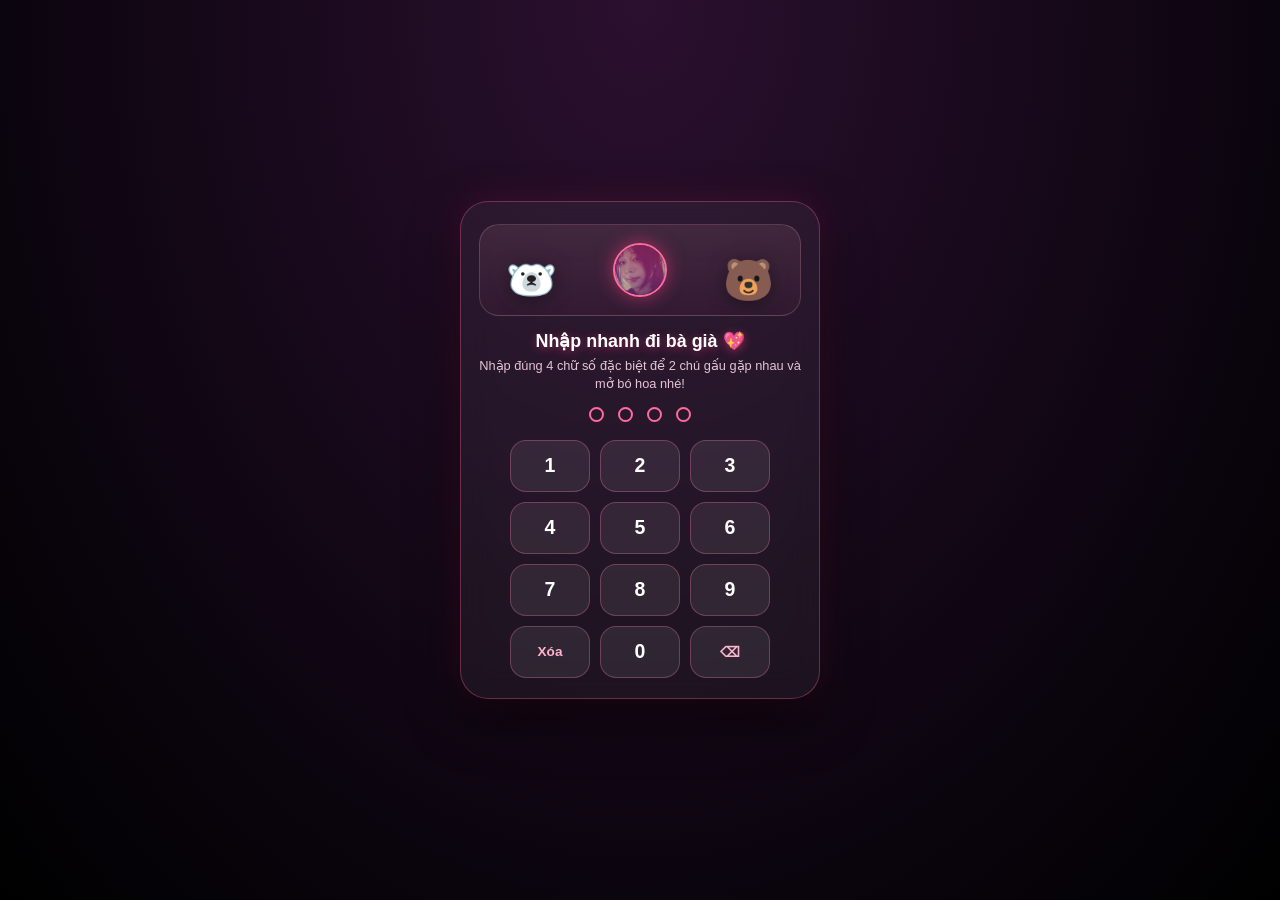
<file: index.html>
<!doctype html>
<html lang="vi">
<head>
    <meta charset="UTF-8">
    <meta name="viewport" content="width=device-width, initial-scale=1, viewport-fit=cover">
    <meta name="theme-color" content="#000000">
    <title>Món quà nhỏ 20/10 💐</title>
    <meta name="description" content="Một món quà nhỏ dành riêng cho bạn.">
    <link rel="icon" href="./assets/icons/heart.svg" type="image/svg+xml">

    <!-- 1. File cấu hình thông điệp dễ chỉnh sửa -->
    <script src="./cauhinh.js"></script>

    <!-- 2. Ứng dụng 3D Bó hoa + Vũ trụ lời chúc + Phong bì thư -->
    <script type="module" crossorigin src="./assets/main-DU34ijBW.js"></script>
    <!-- 3. Tính năng mở rộng: Khóa mật khẩu 2 chú gấu & Hộp quà Voucher cuối thư -->
    <script type="module" src="./assets/extra-features.js"></script>
    <link rel="modulepreload" crossorigin href="./assets/codeProtection-B6aeKZvA.js">
    <link rel="modulepreload" crossorigin href="./assets/three-BMdQ9Zlx.js">
    <link rel="modulepreload" crossorigin href="./assets/fiber-DkSNIWfx.js">
    <link rel="modulepreload" crossorigin href="./assets/config-Bjru9USs.js">
    <link rel="modulepreload" crossorigin href="./assets/StarField-Dan5EmMe.js">
    <link rel="modulepreload" crossorigin href="./assets/DLoveLogo-vac7tdUy.js">
    <link rel="modulepreload" crossorigin href="./assets/envelopePreview-DBe4MI5s.js">
    <link rel="modulepreload" crossorigin href="./assets/post-dptW9_9s.js">
    <link rel="modulepreload" crossorigin href="./assets/templateConst-Bf8fV3By.js">
    <link rel="modulepreload" crossorigin href="./assets/studioStorage-Bd8P3yNn.js">
    <link rel="modulepreload" crossorigin href="./assets/taiCauHinh-DjwS0AUQ.js">
    <link rel="stylesheet" crossorigin href="./assets/dloveLogo-D8kZ4Lma.css">
    <link rel="stylesheet" crossorigin href="./assets/main-CmCWXPNr.css">
</head>
<body>
    <div id="root"></div>
</body>
</html>
</file>
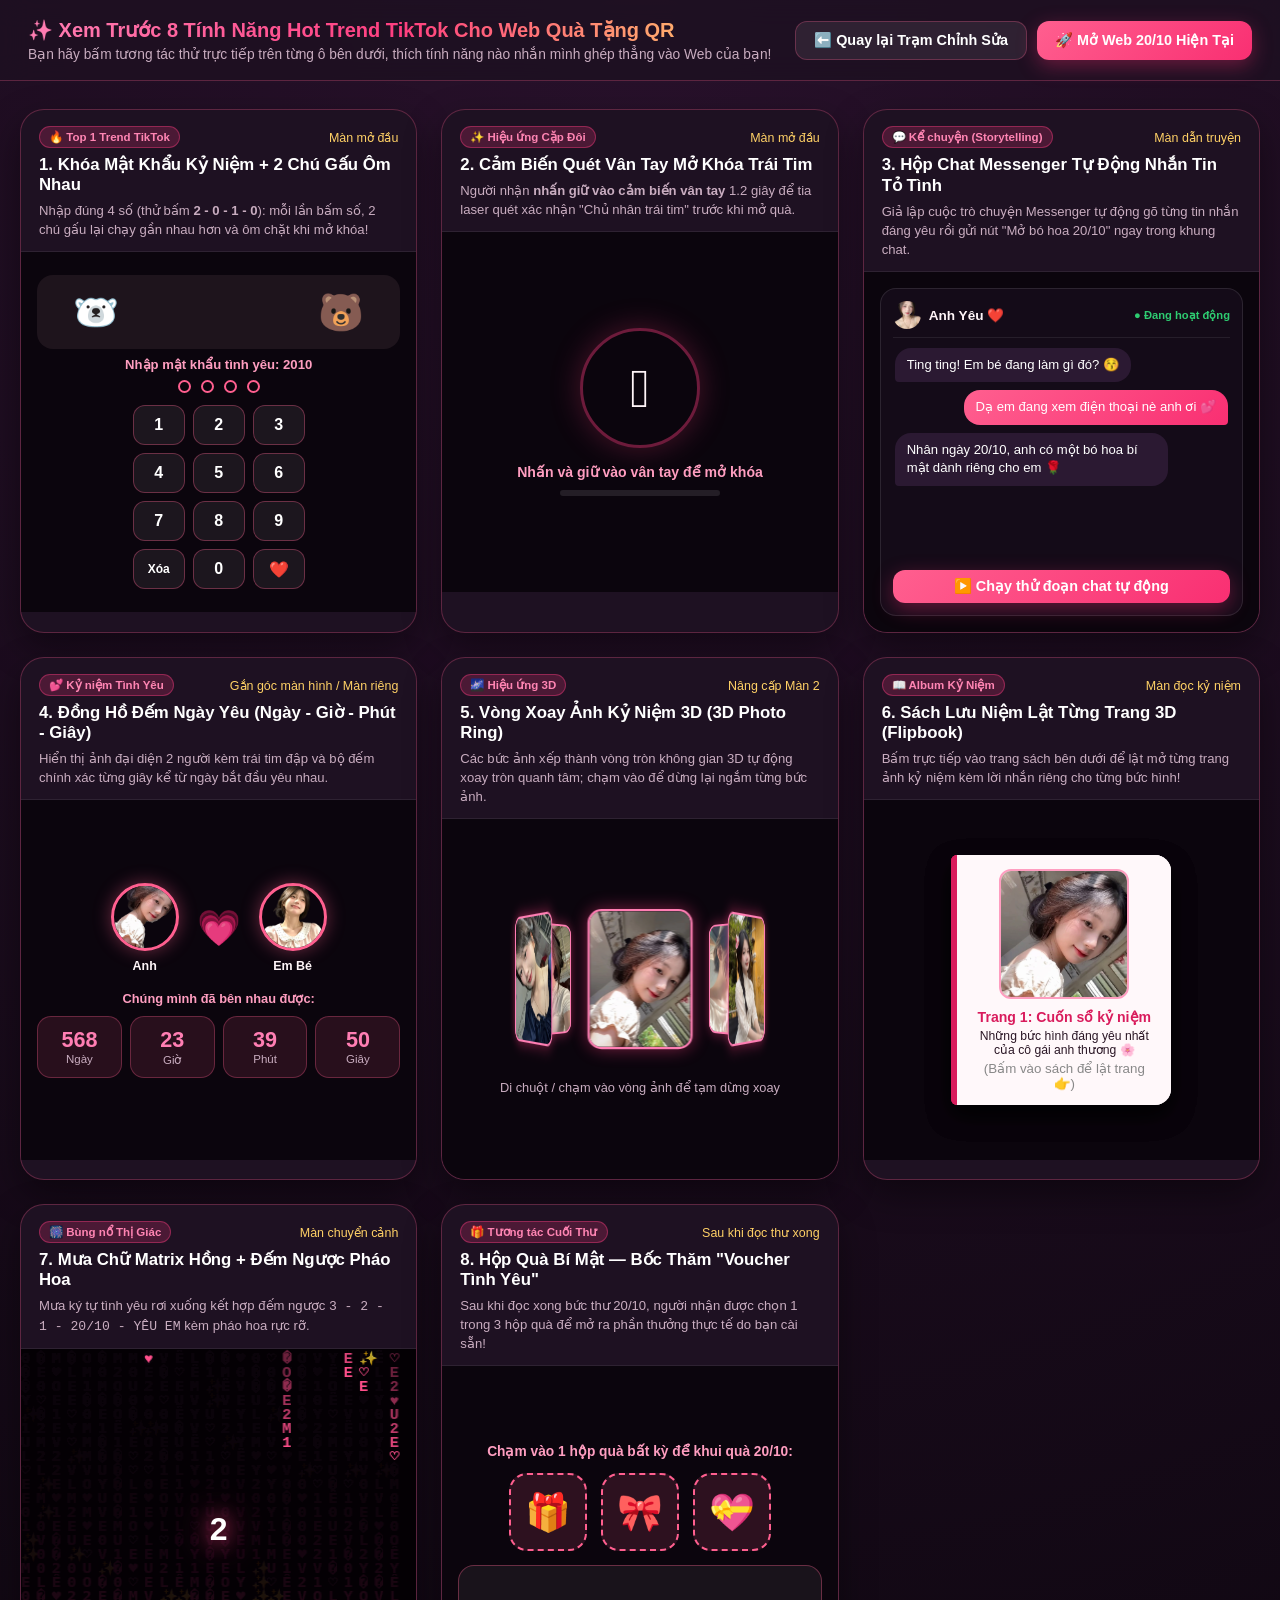
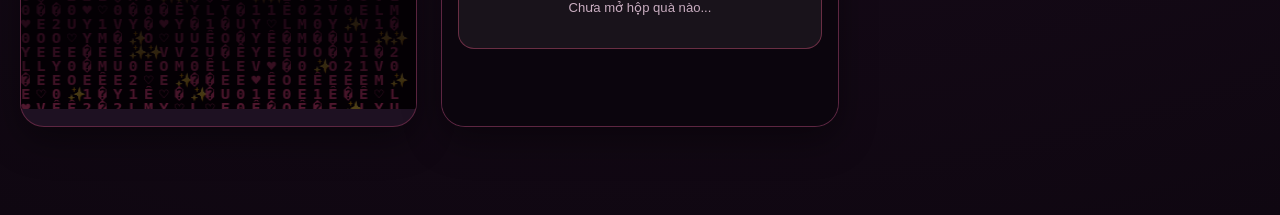
<file: xem-truoc-tinh-nang.html>
<!doctype html>
<html lang="vi">
<head>
  <meta charset="UTF-8">
  <meta name="viewport" content="width=device-width, initial-scale=1.0">
  <title>🔥 Bản Xem Trước 8 Tính Năng Hot Trend TikTok Cho Web Quà Tặng QR</title>
  <style>
    :root {
      --pink: #ff3e80;
      --pink-dark: #d91b5c;
      --bg: #120914;
      --card: #1e1122;
      --border: rgba(255, 95, 143, 0.28);
      --text: #fff5f8;
      --muted: #c9adc0;
    }
    * { box-sizing: border-box; }
    body {
      margin: 0;
      font-family: -apple-system, BlinkMacSystemFont, "Segoe UI", Roboto, sans-serif;
      background: radial-gradient(circle at top, #28112b 0%, #0f0711 100%);
      color: var(--text);
      padding-bottom: 60px;
    }
    header {
      background: rgba(30, 17, 34, 0.88);
      backdrop-filter: blur(14px);
      border-bottom: 1px solid var(--border);
      padding: 18px 28px;
      position: sticky;
      top: 0;
      z-index: 100;
      display: flex;
      align-items: center;
      justify-content: space-between;
      flex-wrap: wrap;
      gap: 12px;
    }
    header h1 {
      margin: 0;
      font-size: 1.25rem;
      background: linear-gradient(90deg, #ff7eb3, #ff3e80, #ffd166);
      -webkit-background-clip: text;
      -webkit-text-fill-color: transparent;
      font-weight: 800;
    }
    .header-sub {
      font-size: 0.86rem;
      color: var(--muted);
      margin-top: 4px;
    }
    .btn {
      border: none;
      border-radius: 12px;
      padding: 10px 18px;
      font-size: 0.9rem;
      font-weight: 700;
      cursor: pointer;
      display: inline-flex;
      align-items: center;
      gap: 6px;
      text-decoration: none;
      transition: transform 0.15s, box-shadow 0.15s;
    }
    .btn:hover { transform: translateY(-1px); }
    .btn-pink {
      background: linear-gradient(135deg, #ff5f8f, #f92f72);
      color: #fff;
      box-shadow: 0 6px 20px rgba(249, 47, 114, 0.35);
    }
    .btn-outline {
      background: rgba(255,255,255,0.08);
      color: #fff;
      border: 1px solid var(--border);
    }
    .grid {
      max-width: 1380px;
      margin: 28px auto;
      padding: 0 20px;
      display: grid;
      grid-template-columns: repeat(auto-fit, minmax(320px, 1fr));
      gap: 24px;
    }
    .feature-card {
      background: var(--card);
      border: 1.5px solid var(--border);
      border-radius: 24px;
      overflow: hidden;
      display: flex;
      flex-direction: column;
      box-shadow: 0 14px 36px rgba(0,0,0,0.4);
      transition: transform 0.2s, border-color 0.2s;
    }
    .feature-card:hover {
      border-color: #ff5f8f;
      transform: translateY(-3px);
    }
    .card-head {
      padding: 16px 18px 12px;
      border-bottom: 1px solid rgba(255,255,255,0.07);
    }
    .badge-row {
      display: flex;
      align-items: center;
      justify-content: space-between;
      margin-bottom: 6px;
    }
    .trend-badge {
      font-size: 0.72rem;
      font-weight: 800;
      padding: 3px 9px;
      border-radius: 999px;
      background: rgba(255, 62, 128, 0.2);
      color: #ff85b3;
      border: 1px solid rgba(255, 62, 128, 0.4);
    }
    .card-head h2 {
      margin: 0 0 6px 0;
      font-size: 1.05rem;
      color: #fff;
    }
    .card-head p {
      margin: 0;
      font-size: 0.82rem;
      color: var(--muted);
      line-height: 1.45;
    }
    .demo-stage {
      height: 360px;
      background: #0b050d;
      position: relative;
      overflow: hidden;
      display: flex;
      flex-direction: column;
      align-items: center;
      justify-content: center;
      padding: 16px;
      user-select: none;
    }

    /* 1. PASSCODE & BEARS */
    .bears-track {
      width: 100%;
      height: 74px;
      position: relative;
      margin-bottom: 8px;
      background: rgba(255, 192, 203, 0.08);
      border-radius: 16px;
      display: flex;
      align-items: center;
      justify-content: center;
    }
    .bear {
      position: absolute;
      font-size: 2.3rem;
      transition: all 0.35s cubic-bezier(0.34, 1.56, 0.64, 1);
    }
    .pin-dots {
      display: flex;
      gap: 10px;
      margin: 8px 0 12px;
    }
    .pin-dot {
      width: 13px;
      height: 13px;
      border-radius: 50%;
      border: 2px solid #ff5f8f;
      transition: background 0.2s, transform 0.2s;
    }
    .pin-dot.filled {
      background: #ff5f8f;
      transform: scale(1.2);
      box-shadow: 0 0 10px #ff5f8f;
    }
    .keypad {
      display: grid;
      grid-template-columns: repeat(3, 52px);
      gap: 8px;
    }
    .key-btn {
      width: 52px;
      height: 40px;
      border-radius: 12px;
      border: 1px solid rgba(255, 95, 143, 0.35);
      background: rgba(255, 255, 255, 0.07);
      color: #fff;
      font-size: 1rem;
      font-weight: 700;
      cursor: pointer;
    }
    .key-btn:active {
      background: #ff3e80;
      transform: scale(0.94);
    }

    /* 2. FINGERPRINT SCANNER */
    .fp-circle {
      width: 120px;
      height: 120px;
      border-radius: 50%;
      border: 3px solid rgba(255, 62, 128, 0.4);
      display: flex;
      align-items: center;
      justify-content: center;
      position: relative;
      cursor: pointer;
      box-shadow: 0 0 30px rgba(255, 62, 128, 0.25);
      transition: transform 0.2s;
    }
    .fp-circle:active { transform: scale(0.95); }
    .fp-scan-line {
      position: absolute;
      left: 10%;
      right: 10%;
      height: 3px;
      background: #00f5d4;
      box-shadow: 0 0 12px #00f5d4;
      top: 15%;
      opacity: 0;
    }
    .fp-scanning .fp-scan-line {
      opacity: 1;
      animation: scanUpDown 1.2s infinite ease-in-out;
    }
    @keyframes scanUpDown {
      0%, 100% { top: 18%; }
      50% { top: 82%; }
    }

    /* 3. FAKE MESSENGER */
    .chat-box {
      width: 100%;
      height: 100%;
      display: flex;
      flex-direction: column;
      background: #140b18;
      border-radius: 16px;
      padding: 12px;
      border: 1px solid rgba(255,255,255,0.1);
    }
    .chat-header {
      display: flex;
      align-items: center;
      gap: 8px;
      padding-bottom: 8px;
      border-bottom: 1px solid rgba(255,255,255,0.08);
      font-size: 0.85rem;
      font-weight: 700;
    }
    .chat-messages {
      flex: 1;
      overflow-y: auto;
      padding: 10px 2px;
      display: flex;
      flex-direction: column;
      gap: 8px;
    }
    .msg-bubble {
      max-width: 82%;
      padding: 8px 12px;
      border-radius: 16px;
      font-size: 0.82rem;
      line-height: 1.4;
      animation: popIn 0.25s ease-out;
    }
    .msg-left {
      align-self: flex-start;
      background: #2b1932;
      color: #fff;
      border-bottom-left-radius: 4px;
    }
    .msg-right {
      align-self: flex-end;
      background: linear-gradient(135deg, #ff5f8f, #f92f72);
      color: #fff;
      border-bottom-right-radius: 4px;
    }
    @keyframes popIn {
      from { transform: scale(0.8) translateY(8px); opacity: 0; }
      to { transform: scale(1) translateY(0); opacity: 1; }
    }

    /* 4. LOVE DAYS COUNTER */
    .couple-row {
      display: flex;
      align-items: center;
      gap: 18px;
      margin-bottom: 18px;
    }
    .avatar-circle {
      width: 68px;
      height: 68px;
      border-radius: 50%;
      border: 3px solid #ff5f8f;
      object-fit: cover;
      box-shadow: 0 0 18px rgba(255, 95, 143, 0.4);
    }
    .beating-heart {
      font-size: 2.2rem;
      animation: beat 0.9s infinite alternate;
    }
    @keyframes beat {
      from { transform: scale(0.92); }
      to { transform: scale(1.22); filter: drop-shadow(0 0 12px #ff3e80); }
    }
    .counter-grid {
      display: grid;
      grid-template-columns: repeat(4, 1fr);
      gap: 8px;
      width: 100%;
    }
    .counter-box {
      background: rgba(255, 95, 143, 0.12);
      border: 1px solid rgba(255, 95, 143, 0.3);
      border-radius: 14px;
      padding: 10px 4px;
      text-align: center;
    }
    .counter-num {
      font-size: 1.35rem;
      font-weight: 800;
      color: #ff7eb3;
    }
    .counter-label {
      font-size: 0.72rem;
      color: var(--muted);
    }

    /* 5. 3D PHOTO CAROUSEL RING */
    .ring-scene {
      width: 220px;
      height: 150px;
      perspective: 800px;
      display: flex;
      align-items: center;
      justify-content: center;
    }
    .ring-carousel {
      width: 90px;
      height: 120px;
      position: relative;
      transform-style: preserve-3d;
      animation: spinRing 12s infinite linear;
    }
    .ring-carousel:hover {
      animation-play-state: paused;
    }
    .ring-item {
      position: absolute;
      inset: 0;
      border-radius: 12px;
      overflow: hidden;
      border: 2px solid #ff7eb3;
      box-shadow: 0 0 15px rgba(255, 62, 128, 0.45);
    }
    .ring-item img {
      width: 100%;
      height: 100%;
      object-fit: cover;
    }
    @keyframes spinRing {
      from { transform: rotateX(-8deg) rotateY(0deg); }
      to { transform: rotateX(-8deg) rotateY(360deg); }
    }

    /* 6. 3D FLIPBOOK */
    .book-wrap {
      width: 220px;
      height: 250px;
      perspective: 900px;
      position: relative;
      cursor: pointer;
    }
    .book-page {
      position: absolute;
      inset: 0;
      background: #fff8fa;
      color: #2a1625;
      border-radius: 6px 16px 16px 6px;
      border-left: 6px solid #d91b5c;
      padding: 14px;
      box-shadow: 0 10px 25px rgba(0,0,0,0.45);
      transform-origin: left center;
      transition: transform 0.7s cubic-bezier(0.4, 0, 0.2, 1), opacity 0.4s;
      display: flex;
      flex-direction: column;
      align-items: center;
      text-align: center;
    }
    .book-page.flipped {
      transform: rotateY(-165deg);
      opacity: 0.15;
      pointer-events: none;
    }
    .book-page img {
      width: 130px;
      height: 130px;
      object-fit: cover;
      border-radius: 12px;
      margin-bottom: 10px;
      border: 2px solid #ff9ec0;
    }

    /* 8. SECRET VOUCHER GACHA */
    .voucher-boxes {
      display: flex;
      gap: 14px;
      margin-bottom: 14px;
    }
    .gacha-box {
      width: 78px;
      height: 78px;
      border-radius: 18px;
      background: rgba(255, 95, 143, 0.14);
      border: 2px dashed #ff5f8f;
      display: flex;
      align-items: center;
      justify-content: center;
      font-size: 2.3rem;
      cursor: pointer;
      transition: transform 0.2s, background 0.2s;
    }
    .gacha-box:hover {
      transform: translateY(-5px) scale(1.06);
      background: rgba(255, 95, 143, 0.28);
    }
  </style>
</head>
<body>

  <header>
    <div>
      <h1>✨ Xem Trước 8 Tính Năng Hot Trend TikTok Cho Web Quà Tặng QR</h1>
      <div class="header-sub">Bạn hãy bấm tương tác thử trực tiếp trên từng ô bên dưới, thích tính năng nào nhắn mình ghép thẳng vào Web của bạn!</div>
    </div>
    <div style="display:flex; gap:10px;">
      <a class="btn btn-outline" href="./chinh-sua.html">⬅️ Quay lại Trạm Chỉnh Sửa</a>
      <a class="btn btn-pink" href="./index.html" target="_blank">🚀 Mở Web 20/10 Hiện Tại</a>
    </div>
  </header>

  <div class="grid">

    <!-- TÍNH NĂNG 1: MẬT KHẨU 4 SỐ & 2 CHÚ GẤU -->
    <div class="feature-card">
      <div class="card-head">
        <div class="badge-row">
          <span class="trend-badge">🔥 Top 1 Trend TikTok</span>
          <span style="font-size:0.78rem;color:#ffd166;">Màn mở đầu</span>
        </div>
        <h2>1. Khóa Mật Khẩu Kỷ Niệm + 2 Chú Gấu Ôm Nhau</h2>
        <p>Nhập đúng 4 số (thử bấm <b>2 - 0 - 1 - 0</b>): mỗi lần bấm số, 2 chú gấu lại chạy gần nhau hơn và ôm chặt khi mở khóa!</p>
      </div>
      <div class="demo-stage">
        <div class="bears-track">
          <span class="bear" id="bearL" style="left: 10%;">🐻‍❄️</span>
          <span id="bearHeart" style="font-size:1.5rem;opacity:0;transition:0.3s;">💖</span>
          <span class="bear" id="bearR" style="right: 10%;">🐻</span>
        </div>
        <div id="pinStatus" style="font-size:0.82rem;color:#ff9ec0;font-weight:700;">Nhập mật khẩu tình yêu: 2010</div>
        <div class="pin-dots" id="pinDots">
          <div class="pin-dot"></div>
          <div class="pin-dot"></div>
          <div class="pin-dot"></div>
          <div class="pin-dot"></div>
        </div>
        <div class="keypad">
          <button class="key-btn" onclick="pressPin('1')">1</button>
          <button class="key-btn" onclick="pressPin('2')">2</button>
          <button class="key-btn" onclick="pressPin('3')">3</button>
          <button class="key-btn" onclick="pressPin('4')">4</button>
          <button class="key-btn" onclick="pressPin('5')">5</button>
          <button class="key-btn" onclick="pressPin('6')">6</button>
          <button class="key-btn" onclick="pressPin('7')">7</button>
          <button class="key-btn" onclick="pressPin('8')">8</button>
          <button class="key-btn" onclick="pressPin('9')">9</button>
          <button class="key-btn" onclick="resetPin()" style="font-size:0.75rem;">Xóa</button>
          <button class="key-btn" onclick="pressPin('0')">0</button>
          <button class="key-btn" onclick="pressPin('0')">❤️</button>
        </div>
      </div>
    </div>

    <!-- TÍNH NĂNG 2: QUÉT VÂN TAY MỞ KHÓA TRÁI TIM -->
    <div class="feature-card">
      <div class="card-head">
        <div class="badge-row">
          <span class="trend-badge">✨ Hiệu ứng Cặp Đôi</span>
          <span style="font-size:0.78rem;color:#ffd166;">Màn mở đầu</span>
        </div>
        <h2>2. Cảm Biến Quét Vân Tay Mở Khóa Trái Tim</h2>
        <p>Người nhận <b>nhấn giữ vào cảm biến vân tay</b> 1.2 giây để tia laser quét xác nhận "Chủ nhân trái tim" trước khi mở quà.</p>
      </div>
      <div class="demo-stage">
        <div class="fp-circle" id="fpCircle" onmousedown="startFpScan()" onmouseup="stopFpScan()" ontouchstart="startFpScan()" ontouchend="stopFpScan()">
          <div class="fp-scan-line"></div>
          <span style="font-size:3.4rem;" id="fpIcon">🫆</span>
        </div>
        <div id="fpText" style="margin-top:16px;font-size:0.88rem;font-weight:700;color:#ff9ec0;">Nhấn và giữ vào vân tay để mở khóa</div>
        <div style="width:160px;height:6px;background:rgba(255,255,255,0.1);border-radius:99px;margin-top:10px;overflow:hidden;">
          <div id="fpBar" style="width:0%;height:100%;background:linear-gradient(90deg,#ff3e80,#00f5d4);transition:width 0.1s;"></div>
        </div>
      </div>
    </div>

    <!-- TÍNH NĂNG 3: GIẢ LẬP TIN NHẮN MESSENGER -->
    <div class="feature-card">
      <div class="card-head">
        <div class="badge-row">
          <span class="trend-badge">💬 Kể chuyện (Storytelling)</span>
          <span style="font-size:0.78rem;color:#ffd166;">Màn dẫn truyện</span>
        </div>
        <h2>3. Hộp Chat Messenger Tự Động Nhắn Tin Tỏ Tình</h2>
        <p>Giả lập cuộc trò chuyện Messenger tự động gõ từng tin nhắn đáng yêu rồi gửi nút "Mở bó hoa 20/10" ngay trong khung chat.</p>
      </div>
      <div class="demo-stage">
        <div class="chat-box">
          <div class="chat-header">
            <img src="./assets/sample/bouquet-1.webp" style="width:28px;height:28px;border-radius:50%;object-fit:cover;">
            <span>Anh Yêu ❤️</span>
            <span style="margin-left:auto;font-size:0.7rem;color:#2ecc71;">● Đang hoạt động</span>
          </div>
          <div class="chat-messages" id="chatMessages"></div>
          <button class="btn btn-pink" style="width:100%;justify-content:center;padding:8px;" onclick="playChatDemo()">▶️ Chạy thử đoạn chat tự động</button>
        </div>
      </div>
    </div>

    <!-- TÍNH NĂNG 4: ĐẾM NGÀY YÊU REAL-TIME -->
    <div class="feature-card">
      <div class="card-head">
        <div class="badge-row">
          <span class="trend-badge">💕 Kỷ niệm Tình Yêu</span>
          <span style="font-size:0.78rem;color:#ffd166;">Gắn góc màn hình / Màn riêng</span>
        </div>
        <h2>4. Đồng Hồ Đếm Ngày Yêu (Ngày - Giờ - Phút - Giây)</h2>
        <p>Hiển thị ảnh đại diện 2 người kèm trái tim đập và bộ đếm chính xác từng giây kể từ ngày bắt đầu yêu nhau.</p>
      </div>
      <div class="demo-stage">
        <div class="couple-row">
          <div style="text-align:center;">
            <img class="avatar-circle" src="./assets/sample/bouquet-2.webp" alt="">
            <div style="font-size:0.78rem;font-weight:700;margin-top:4px;">Anh</div>
          </div>
          <div class="beating-heart">💗</div>
          <div style="text-align:center;">
            <img class="avatar-circle" src="./assets/sample/bouquet-4.webp" alt="">
            <div style="font-size:0.78rem;font-weight:700;margin-top:4px;">Em Bé</div>
          </div>
        </div>
        <div style="font-size:0.8rem;color:#ff9ec0;margin-bottom:10px;font-weight:600;">Chúng mình đã bên nhau được:</div>
        <div class="counter-grid">
          <div class="counter-box"><div class="counter-num" id="cdDays">520</div><div class="counter-label">Ngày</div></div>
          <div class="counter-box"><div class="counter-num" id="cdHours">14</div><div class="counter-label">Giờ</div></div>
          <div class="counter-box"><div class="counter-num" id="cdMins">28</div><div class="counter-label">Phút</div></div>
          <div class="counter-box"><div class="counter-num" id="cdSecs">00</div><div class="counter-label">Giây</div></div>
        </div>
      </div>
    </div>

    <!-- TÍNH NĂNG 5: VÒNG XOAY ẢNH 3D GALAXY -->
    <div class="feature-card">
      <div class="card-head">
        <div class="badge-row">
          <span class="trend-badge">🌌 Hiệu ứng 3D</span>
          <span style="font-size:0.78rem;color:#ffd166;">Nâng cấp Màn 2</span>
        </div>
        <h2>5. Vòng Xoay Ảnh Kỷ Niệm 3D (3D Photo Ring)</h2>
        <p>Các bức ảnh xếp thành vòng tròn không gian 3D tự động xoay tròn quanh tâm; chạm vào để dừng lại ngắm từng bức ảnh.</p>
      </div>
      <div class="demo-stage">
        <div class="ring-scene">
          <div class="ring-carousel">
            <div class="ring-item" style="transform: rotateY(0deg) translateZ(115px);"><img src="./assets/sample/flying-1.webp"></div>
            <div class="ring-item" style="transform: rotateY(60deg) translateZ(115px);"><img src="./assets/sample/flying-2.webp"></div>
            <div class="ring-item" style="transform: rotateY(120deg) translateZ(115px);"><img src="./assets/sample/flying-3.webp"></div>
            <div class="ring-item" style="transform: rotateY(180deg) translateZ(115px);"><img src="./assets/sample/flying-4.webp"></div>
            <div class="ring-item" style="transform: rotateY(240deg) translateZ(115px);"><img src="./assets/sample/flying-6.webp"></div>
            <div class="ring-item" style="transform: rotateY(300deg) translateZ(115px);"><img src="./assets/sample/flying-7.webp"></div>
          </div>
        </div>
        <div style="margin-top:26px;font-size:0.8rem;color:var(--muted);">Di chuột / chạm vào vòng ảnh để tạm dừng xoay</div>
      </div>
    </div>

    <!-- TÍNH NĂNG 6: SÁCH KỶ NIỆM LẬT TRANG 3D -->
    <div class="feature-card">
      <div class="card-head">
        <div class="badge-row">
          <span class="trend-badge">📖 Album Kỷ Niệm</span>
          <span style="font-size:0.78rem;color:#ffd166;">Màn đọc kỷ niệm</span>
        </div>
        <h2>6. Sách Lưu Niệm Lật Từng Trang 3D (Flipbook)</h2>
        <p>Bấm trực tiếp vào trang sách bên dưới để lật mở từng trang ảnh kỷ niệm kèm lời nhắn riêng cho từng bức hình!</p>
      </div>
      <div class="demo-stage">
        <div class="book-wrap" onclick="flipNextPage()">
          <div class="book-page" id="page3" style="z-index:1;">
            <img src="./assets/sample/flying-8.webp">
            <b style="font-size:0.88rem;color:#d91b5c;">Trang 3: Mãi bên nhau nhé</b>
            <p style="font-size:0.76rem;margin:4px 0 0;">Chúc em bé của anh 20/10 ngập tràn tiếng cười! 💖</p>
            <small style="margin-top:auto;color:#888;">(Bấm để đóng lại từ đầu)</small>
          </div>
          <div class="book-page" id="page2" style="z-index:2;">
            <img src="./assets/sample/flying-3.webp">
            <b style="font-size:0.88rem;color:#d91b5c;">Trang 2: Nụ cười của em</b>
            <p style="font-size:0.76rem;margin:4px 0 0;">Khoảnh khắc nào bên em cũng thật dịu dàng ✨</p>
            <small style="margin-top:auto;color:#888;">(Bấm để lật trang tiếp 👉)</small>
          </div>
          <div class="book-page" id="page1" style="z-index:3;">
            <img src="./assets/sample/flying-1.webp">
            <b style="font-size:0.88rem;color:#d91b5c;">Trang 1: Cuốn sổ kỷ niệm</b>
            <p style="font-size:0.76rem;margin:4px 0 0;">Những bức hình đáng yêu nhất của cô gái anh thương 🌸</p>
            <small style="margin-top:auto;color:#888;">(Bấm vào sách để lật trang 👉)</small>
          </div>
        </div>
      </div>
    </div>

    <!-- TÍNH NĂNG 7: MƯA CHỮ MATRIX + PHÁO HOA -->
    <div class="feature-card">
      <div class="card-head">
        <div class="badge-row">
          <span class="trend-badge">🎆 Bùng nổ Thị Giác</span>
          <span style="font-size:0.78rem;color:#ffd166;">Màn chuyển cảnh</span>
        </div>
        <h2>7. Mưa Chữ Matrix Hồng + Đếm Ngược Pháo Hoa</h2>
        <p>Mưa ký tự tình yêu rơi xuống kết hợp đếm ngược <code>3 - 2 - 1 - 20/10 - YÊU EM</code> kèm pháo hoa rực rỡ.</p>
      </div>
      <div class="demo-stage" style="padding:0;">
        <canvas id="matrixCanvas" width="360" height="360" style="width:100%;height:100%;"></canvas>
        <div id="matrixCenterText" style="position:absolute;font-size:2rem;font-weight:900;color:#fff;text-shadow:0 0 20px #ff3e80,0 0 40px #ff3e80;text-align:center;padding:0 12px;pointer-events:none;">20 / 10 ❤️</div>
      </div>
    </div>

    <!-- TÍNH NĂNG 8: BỐC THĂM HỘP QUÀ / VOUCHER TÌNH YÊU -->
    <div class="feature-card">
      <div class="card-head">
        <div class="badge-row">
          <span class="trend-badge">🎁 Tương tác Cuối Thư</span>
          <span style="font-size:0.78rem;color:#ffd166;">Sau khi đọc thư xong</span>
        </div>
        <h2>8. Hộp Quà Bí Mật — Bốc Thăm "Voucher Tình Yêu"</h2>
        <p>Sau khi đọc xong bức thư 20/10, người nhận được chọn 1 trong 3 hộp quà để mở ra phần thưởng thực tế do bạn cài sẵn!</p>
      </div>
      <div class="demo-stage">
        <div style="font-size:0.86rem;font-weight:700;color:#ff9ec0;margin-bottom:14px;">Chạm vào 1 hộp quà bất kỳ để khui quà 20/10:</div>
        <div class="voucher-boxes">
          <div class="gacha-box" onclick="openVoucher(0)">🎁</div>
          <div class="gacha-box" onclick="openVoucher(1)">🎀</div>
          <div class="gacha-box" onclick="openVoucher(2)">💝</div>
        </div>
        <div id="voucherResult" style="min-height:84px;width:100%;background:rgba(255,255,255,0.06);border:1px solid rgba(255,95,143,0.35);border-radius:16px;padding:12px;text-align:center;display:flex;flex-direction:column;align-items:center;justify-content:center;">
          <span style="font-size:0.82rem;color:var(--muted);">Chưa mở hộp quà nào...</span>
        </div>
      </div>
    </div>

  </div>

  <script>
    // 1. PASSCODE & BEARS LOGIC
    let currentPin = "";
    const targetPin = "2010";
    function updatePinUI() {
      const dots = document.querySelectorAll("#pinDots .pin-dot");
      dots.forEach((d, idx) => d.classList.toggle("filled", idx < currentPin.length));
      const progress = Math.min(4, currentPin.length);
      const pos = 10 + progress * 8.5;
      document.getElementById("bearL").style.left = pos + "%";
      document.getElementById("bearR").style.right = pos + "%";
      document.getElementById("bearHeart").style.opacity = progress === 4 ? "1" : "0";
    }
    function pressPin(digit) {
      if (currentPin.length >= 4) currentPin = "";
      currentPin += digit;
      updatePinUI();
      if (currentPin.length === 4) {
        const st = document.getElementById("pinStatus");
        if (currentPin === targetPin) {
          st.textContent = "🎉 Mở khóa thành công! 2 chú gấu đã ôm nhau 💖";
          st.style.color = "#2ecc71";
        } else {
          st.textContent = "Thử nhập 2010 nhé! (Bạn vừa bấm " + currentPin + ")";
          st.style.color = "#ffd166";
        }
      }
    }
    function resetPin() {
      currentPin = "";
      document.getElementById("pinStatus").textContent = "Nhập mật khẩu tình yêu: 2010";
      document.getElementById("pinStatus").style.color = "#ff9ec0";
      updatePinUI();
    }

    // 2. FINGERPRINT LOGIC
    let fpInterval = null;
    let fpProgress = 0;
    function startFpScan() {
      clearInterval(fpInterval);
      document.getElementById("fpCircle").classList.add("fp-scanning");
      document.getElementById("fpText").textContent = "Đang quét nhịp tim & vân tay...";
      fpInterval = setInterval(() => {
        fpProgress = Math.min(100, fpProgress + 8);
        document.getElementById("fpBar").style.width = fpProgress + "%";
        if (fpProgress >= 100) {
          clearInterval(fpInterval);
          document.getElementById("fpCircle").classList.remove("fp-scanning");
          document.getElementById("fpIcon").textContent = "💖";
          document.getElementById("fpText").textContent = "✓ Xác nhận thành công: Em Bé Của Anh!";
          document.getElementById("fpText").style.color = "#00f5d4";
        }
      }, 80);
    }
    function stopFpScan() {
      clearInterval(fpInterval);
      document.getElementById("fpCircle").classList.remove("fp-scanning");
      if (fpProgress < 100) {
        fpProgress = 0;
        document.getElementById("fpBar").style.width = "0%";
        document.getElementById("fpText").textContent = "Nhấn giữ lâu hơn một chút nhé!";
      } else {
        setTimeout(() => {
          fpProgress = 0;
          document.getElementById("fpBar").style.width = "0%";
          document.getElementById("fpIcon").textContent = "🫆";
          document.getElementById("fpText").textContent = "Nhấn và giữ vào vân tay để mở khóa";
          document.getElementById("fpText").style.color = "#ff9ec0";
        }, 2000);
      }
    }

    // 3. CHAT MESSENGER DEMO
    const sampleChats = [
      { side: "left", text: "Ting ting! Em bé đang làm gì đó? 😚" },
      { side: "right", text: "Dạ em đang xem điện thoại nè anh ơi 💕" },
      { side: "left", text: "Nhân ngày 20/10, anh có một bó hoa bí mật dành riêng cho em 🌹" },
      { side: "left", text: "Chạm vào bó hoa để mở quà nha công chúa! ✨" }
    ];
    let chatTimer = null;
    function playChatDemo() {
      clearInterval(chatTimer);
      const box = document.getElementById("chatMessages");
      box.innerHTML = "";
      let idx = 0;
      function step() {
        if (idx >= sampleChats.length) return;
        const m = sampleChats[idx++];
        const div = document.createElement("div");
        div.className = "msg-bubble " + (m.side === "left" ? "msg-left" : "msg-right");
        div.textContent = m.text;
        box.appendChild(div);
        box.scrollTop = box.scrollHeight;
      }
      step();
      chatTimer = setInterval(() => {
        if (idx >= sampleChats.length) clearInterval(chatTimer);
        else step();
      }, 900);
    }
    playChatDemo();

    // 4. LOVE COUNTER REALTIME
    const startLoveDate = new Date("2025-05-15T00:00:00");
    function updateLoveCounter() {
      const diff = Math.max(0, Date.now() - startLoveDate.getTime());
      const totalSec = Math.floor(diff / 1000);
      const d = Math.floor(totalSec / 86400);
      const h = Math.floor((totalSec % 86400) / 3600);
      const m = Math.floor((totalSec % 3600) / 60);
      const s = totalSec % 60;
      document.getElementById("cdDays").textContent = d;
      document.getElementById("cdHours").textContent = String(h).padStart(2, "0");
      document.getElementById("cdMins").textContent = String(m).padStart(2, "0");
      document.getElementById("cdSecs").textContent = String(s).padStart(2, "0");
    }
    setInterval(updateLoveCounter, 1000);
    updateLoveCounter();

    // 6. 3D FLIPBOOK
    let currentBookPage = 1;
    function flipNextPage() {
      if (currentBookPage === 1) {
        document.getElementById("page1").classList.add("flipped");
        currentBookPage = 2;
      } else if (currentBookPage === 2) {
        document.getElementById("page2").classList.add("flipped");
        currentBookPage = 3;
      } else {
        document.getElementById("page1").classList.remove("flipped");
        document.getElementById("page2").classList.remove("flipped");
        currentBookPage = 1;
      }
    }

    // 7. MATRIX LOVE RAIN
    (function initMatrix() {
      const cv = document.getElementById("matrixCanvas");
      const ctx = cv.getContext("2d");
      const chars = "LOVE2010♥♡YÊUEM✨🌸";
      const fontSize = 14;
      const cols = Math.floor(cv.width / fontSize);
      const drops = Array(cols).fill(1);
      const words = ["3", "2", "1", "HAPPY 20/10", "YÊU EM ❤️", "MÃI BÊN NHAU"];
      let wIdx = 0;
      setInterval(() => {
        wIdx = (wIdx + 1) % words.length;
        document.getElementById("matrixCenterText").textContent = words[wIdx];
      }, 1600);

      setInterval(() => {
        ctx.fillStyle = "rgba(11, 5, 13, 0.14)";
        ctx.fillRect(0, 0, cv.width, cv.height);
        ctx.fillStyle = "#ff4f8b";
        ctx.font = "bold " + fontSize + "px monospace";
        for (let i = 0; i < drops.length; i++) {
          const ch = chars[Math.floor(Math.random() * chars.length)];
          ctx.fillText(ch, i * fontSize, drops[i] * fontSize);
          if (drops[i] * fontSize > cv.height && Math.random() > 0.96) {
            drops[i] = 0;
          }
          drops[i]++;
        }
      }, 50);
    })();

    // 8. SECRET VOUCHER GACHA
    const vouchers = [
      { title: "🎟️ Voucher Ăn Tối Lãng Mạn", desc: "1 buổi đi ăn đồ nướng / lẩu bất kỳ do em chọn, anh bao trọn gói 100%!" },
      { title: "🧋 Thẻ Quyền Lực Trà Sữa & Đồ Ngọt", desc: "Miễn phí trà sữa full topping + bánh ngọt suốt cả tuần lễ 20/10!" },
      { title: "👗 Phiếu Mua Sắm Công Chúa", desc: "Chốt đơn ngay 1 món đồ trong giỏ hàng Shopee/TikTok Shop của em!" }
    ];
    function openVoucher(idx) {
      const v = vouchers[idx];
      const box = document.getElementById("voucherResult");
      box.innerHTML = `
        <div style="font-size:0.95rem;font-weight:800;color:#ffd166;margin-bottom:4px;">🎉 Chúc mừng em nhận được: ${v.title}</div>
        <div style="font-size:0.8rem;color:#fff;line-height:1.4;">${v.desc}</div>
      `;
    }
  </script>
</body>
</html>
</file>
<file: assets/dloveLogo-D8kZ4Lma.css>
.dlove-logo{position:relative;display:block;flex:none;width:calc(var(--dlove-logo-height) * .9444);height:var(--dlove-logo-height);overflow:hidden;border-radius:4px}.dlove-logo>img{position:absolute;display:block;width:calc(var(--dlove-logo-height) * 1.8333);height:calc(var(--dlove-logo-height) * 1.8333);max-width:none;left:50%;top:50%;transform:translate(-50%,-50%)}
</file>
<file: assets/main-CmCWXPNr.css>
.intro.bouquet-screen{position:fixed;top:0;right:0;bottom:0;left:0;z-index:1000;isolation:isolate;overflow:hidden;--hold-progress: 0;user-select:none;-webkit-user-select:none;-webkit-touch-callout:none;touch-action:none}.bouquet-screen .bouquet-intro{box-sizing:border-box;position:relative;width:100%;height:100%;display:flex;flex-direction:column;align-items:center;justify-content:center;padding:max(20px,env(safe-area-inset-top)) 16px max(20px,env(safe-area-inset-bottom));text-align:center;transition:opacity var(--intro-fade-duration) ease var(--intro-fade-delay)}.bouquet-screen .bouquet-stage{position:relative;isolation:isolate;flex:0 0 auto;width:min(91vw,calc((100svh - 100px)/1.28),450px);aspect-ratio:1000/1280;margin:0}.bouquet-screen[data-phase=ready] .bouquet-stage{cursor:pointer;touch-action:none}.bouquet-screen .bouquet-glow{position:absolute;z-index:-1;pointer-events:none;top:-9%;right:-35%;bottom:-7%;left:-35%;background:radial-gradient(ellipse at 50% 42%,#ea96ad28,#a9427820 28%,#6632590c 49%,transparent 69%);opacity:calc(.8 + var(--hold-progress) * .5);transform:scale(calc(1 + var(--hold-progress) * .04))}.bouquet-screen .bouquet-part{position:absolute;left:var(--x);top:var(--y);width:var(--w);height:var(--h);z-index:var(--z);transform:rotate(var(--rotation, 0deg)) scaleX(var(--flip, 1));transform-origin:50% 78%;opacity:0}.bouquet-screen .bouquet-art{object-fit:contain;pointer-events:none}.bouquet-screen .bouquet-photo{pointer-events:none}.bouquet-screen .bouquet-photo img{display:block;width:100%;height:100%;object-fit:contain;object-position:center top}.bouquet-screen .bouquet-photo.is-card img{box-sizing:border-box;height:75%;object-fit:cover;border:5px solid #fff0dd;border-bottom-width:17px;border-radius:3px;background:#f3d3d0}.bouquet-screen .bouquet-bow{--x: 26.5%;--y: 63.28%;--w: 47%;--h: 23%;--z: 50;padding:0;border:0;outline-offset:5px;border-radius:35%;background:transparent;transform-origin:50% 29%;cursor:pointer;touch-action:none;-webkit-tap-highlight-color:transparent}.bouquet-screen .bouquet-bow:disabled{cursor:default}.bouquet-screen .bouquet-bow:focus-visible{outline:1px solid #ffe8c8}.bouquet-screen .bouquet-bow img{width:100%;height:100%;object-fit:contain;pointer-events:none;filter:drop-shadow(0 0 6px #f8b3c233)}.bouquet-screen .bouquet-bow:not(:disabled):hover img{filter:drop-shadow(0 0 9px #ffcabe77)}.bouquet-screen .bouquet-hold-ring{position:absolute;width:32%;height:auto;aspect-ratio:1;left:34%;top:7%;overflow:visible;pointer-events:none;opacity:0;transition:opacity .2s ease;transform:rotate(-90deg)}.bouquet-screen .bouquet-hold-ring circle{fill:none;stroke-width:1.4}.bouquet-screen .bouquet-ring-track{stroke:#fff5df;opacity:.18}.bouquet-screen .bouquet-ring-progress{stroke:#fff0cb;stroke-width:2.5;stroke-linecap:round;stroke-dasharray:1;stroke-dashoffset:calc(1 - var(--hold-progress));filter:drop-shadow(0 0 3px #ffc7a0)}.bouquet-screen.is-holding .bouquet-hold-ring,.bouquet-screen[data-phase=opening] .bouquet-hold-ring{opacity:1}.bouquet-screen .bouquet-bow-fallback{display:none;font-size:12px;color:#ffebdd;background:#743e59;border:1px solid #d69ba7;padding:12px;border-radius:24px}.bouquet-screen .is-missing-art .bouquet-bow-fallback{display:block}.bouquet-screen img[data-failed=true]{visibility:hidden}.bouquet-screen:not([data-phase=loading]) .bouquet-art,.bouquet-screen:not([data-phase=loading]) .bouquet-bow{opacity:1}.bouquet-screen:not([data-phase=ready]):not([data-phase=opening]) .bouquet-art[data-kind=infill]{opacity:0}.bouquet-screen[data-phase=ready] .bouquet-photo,.bouquet-screen[data-phase=opening] .bouquet-photo{opacity:1}.bouquet-screen[data-phase=ready] .bouquet-bloom:not([data-keep=true]),.bouquet-screen[data-phase=opening] .bouquet-bloom:not([data-keep=true]){opacity:0}.bouquet-screen .bouquet-reveal{position:absolute;top:0;right:0;bottom:0;left:0;z-index:60;width:100%;height:100%;padding:0;border:0;border-radius:35%;background:transparent;cursor:pointer;touch-action:manipulation;-webkit-tap-highlight-color:transparent}.bouquet-screen .bouquet-reveal:disabled{cursor:default}.bouquet-screen .bouquet-reveal:focus-visible{outline:1px solid #ffe8c8;outline-offset:-12px}.bouquet-screen .bouquet-reveal[hidden]{display:none}.bouquet-screen .bouquet-footer{position:relative;z-index:2;flex:0 0 auto;margin-top:12px}.bouquet-screen .bouquet-hint{min-height:1.6em;margin:0;font-size:12px;line-height:1.6;letter-spacing:.01em;color:#ebbac9}.bouquet-screen .bouquet-status{position:absolute;width:1px;height:1px;padding:0;margin:-1px;overflow:hidden;clip-path:inset(50%);white-space:nowrap}.bouquet-screen[data-phase=opening]{pointer-events:none}.bouquet-screen[data-phase=opening] .bouquet-intro{opacity:0}@media (max-width: 600px){.bouquet-screen .bouquet-stage{width:min(95vw,calc((100svh - 100px)/1.28),420px);margin-top:0}.bouquet-screen .bouquet-hint{font-size:11px}}@media (max-height: 620px){.bouquet-screen .bouquet-intro{padding-top:12px;padding-bottom:12px}.bouquet-screen .bouquet-stage{width:min(86vw,calc((100svh - 80px)/1.28));margin-top:0}}@media (prefers-reduced-motion: reduce){.bouquet-screen *,.bouquet-screen *:before,.bouquet-screen *:after{animation:none!important;transition:none!important}}.envelope-cover{display:block;position:relative;width:100%;aspect-ratio:1349 / 859;background:url(./letter-20-10/pink-texture.webp) 0 0 / 204px 154px;pointer-events:none}.envelope-cover>img{position:absolute;top:0;right:0;bottom:0;left:0;width:100%;height:100%;display:block;user-select:none;-webkit-user-select:none}.envelope-cover>.envelope-cover-seal{inset:51.1% auto auto 40%;width:19.72%;height:auto;filter:drop-shadow(0 3px 3px #7e433a25)}.envelope-flap,.envelope-flap>img,.envelope-inscription{position:absolute;top:0;right:0;bottom:0;left:0;display:block;width:100%;height:100%;pointer-events:none;user-select:none;-webkit-user-select:none}.envelope-inscription{fill:#814f3d;text-anchor:middle;font-family:Georgia,Times New Roman,serif}.envelope-top-line{letter-spacing:.1em}.envelope-headline{font-family:LetterAllura,cursive;fill:#a85c47}.envelope-bottom-line{letter-spacing:.0625em}.envelope-divider{fill:#b46850}.envelope-divider path{fill:none;stroke:#ad725f;stroke-width:1.5}@font-face{font-family:LetterDancing;src:url(./letter-20-10/DancingScript.ttf) format("truetype");font-weight:400;font-style:normal;font-display:swap}@font-face{font-family:LetterAllura;src:url(./letter-20-10/Allura.ttf) format("truetype");font-weight:400;font-style:normal;font-display:swap}.fl-modal{--ink: #795246;--rose: #ac6355;--muted: #a28474;--ease: cubic-bezier(.22,.75,.16,1);--paper-texture: url(./letter-20-10/paper-texture.webp);--pink-texture: url(./letter-20-10/pink-texture.webp);--writing-script: "LetterAllura", "Snell Roundhand", cursive;--writing-body: "LetterDancing", "Segoe Script", cursive;position:fixed;top:0;right:0;bottom:0;left:0;width:100%;height:100dvh;max-width:none;max-height:none;margin:0;padding:0 20px max(28px,env(safe-area-inset-bottom));border:0;background:transparent;color:var(--ink);overflow:hidden;overscroll-behavior:contain;font-family:Georgia,serif}.fl-modal[open]{display:flex;flex-direction:column}.fl-modal::backdrop{background:#120a16d9;-webkit-backdrop-filter:blur(7px);backdrop-filter:blur(7px);animation:fl-backdrop-in .72s ease both}.fl-modal,.fl-modal *{box-sizing:border-box}.fl-modal [hidden]{display:none!important}.fl-modal img{display:block;max-width:100%}.fl-modal button{color:inherit;font:inherit;cursor:pointer;touch-action:manipulation;-webkit-tap-highlight-color:transparent}.fl-modal button:disabled{cursor:default;opacity:.6}.fl-modal button:focus-visible{outline:2px solid #cb9584;outline-offset:5px}.fl-modal .fl-toolbar{position:sticky;top:0;z-index:100;width:min(820px,100%);margin:0 auto;display:flex;flex-shrink:0;justify-content:flex-end;align-items:center;pointer-events:none;padding:max(12px,env(safe-area-inset-top)) 0 12px;color:#f2d4cf}.fl-modal .fl-toolbar .fl-close{width:40px;height:40px;padding:0;font:27px/1 Arial,sans-serif;border:1px solid #f6cece44;border-radius:50%;background:#251627c9;pointer-events:auto}.fl-modal .fl-main{position:relative;flex:1;min-height:0;width:min(740px,100%);margin:0 auto;overflow:hidden}.fl-modal .fl-artwork{position:absolute;top:50%;left:50%;width:100%;visibility:hidden;transform:translate(-50%,-50%) scale(var(--letter-scale, 1));transform-origin:center}.fl-modal .fl-main.is-fitted .fl-artwork{visibility:visible}.fl-modal.fl-arriving .fl-main,.fl-modal.fl-leaving .fl-main{overflow:visible}.fl-modal .gift-controls{transition:opacity .2s ease}.fl-modal.fl-arriving .gift-controls{opacity:0}.fl-modal .fl-toolbar{animation:fl-appear .25s .12s ease both}.fl-modal.fl-leaving{pointer-events:none}.fl-modal.fl-leaving .fl-toolbar{animation:fl-disappear .15s ease both}.fl-modal.fl-leaving .gift-controls{opacity:0}.fl-modal.fl-leaving::backdrop{animation:fl-backdrop-out var(--letter-departure-ms) ease both}@keyframes fl-appear{0%{opacity:0}to{opacity:1}}@keyframes fl-disappear{0%{opacity:1}to{opacity:0}}@keyframes fl-backdrop-in{0%{background:#120a1600;-webkit-backdrop-filter:blur(0);backdrop-filter:blur(0)}to{background:#120a16d9;-webkit-backdrop-filter:blur(7px);backdrop-filter:blur(7px)}}@keyframes fl-backdrop-out{0%{background:var(--exit-backdrop-color, #120a16d9);-webkit-backdrop-filter:var(--exit-backdrop-blur, blur(7px));backdrop-filter:var(--exit-backdrop-blur, blur(7px))}to{background:#120a1600;-webkit-backdrop-filter:blur(0);backdrop-filter:blur(0)}}.fl-modal .gift-scene{position:relative;width:100%;height:var(--closed-height,630px);transition:height .95s var(--ease)}.fl-modal .gift-scene[data-state=opening],.fl-modal .gift-scene[data-state=open],.fl-modal .gift-scene[data-state=closing]{height:var(--open-height,980px)}.fl-modal .envelope{position:absolute;left:0;bottom:28px;width:100%;aspect-ratio:1349 / 859;perspective:1900px;isolation:isolate}.fl-modal .envelope-back{position:absolute;top:0;right:0;bottom:0;left:0;z-index:1;background:var(--pink-texture) 0 0 / 204px 154px;border:1px solid #dab7b1;box-shadow:0 20px 28px -18px #66453866,0 5px 10px #63453415}.fl-modal .envelope-sides{position:absolute;top:0;right:0;bottom:0;left:0;width:100%;height:100%;z-index:10;pointer-events:none}.fl-modal .envelope-front{position:absolute;top:0;right:0;bottom:0;left:0;width:100%;height:100%;z-index:30;pointer-events:none}.fl-modal .flap-hinge{position:absolute;top:0;right:0;bottom:0;left:0;z-index:50;transform-style:preserve-3d;pointer-events:none}.fl-modal .flap-rotate{position:absolute;top:0;right:0;bottom:0;left:0;transform-origin:top center;transform-style:preserve-3d;transition:transform .85s var(--ease)}.fl-modal .flap-outside{position:absolute;top:0;right:0;bottom:0;left:0;width:100%;height:100%;backface-visibility:hidden;-webkit-backface-visibility:hidden}.fl-modal .flap-inside{position:absolute;top:0;right:0;bottom:0;left:0;background:var(--pink-texture) 0 0 / 204px 154px;transform:rotateY(180deg);backface-visibility:hidden;-webkit-backface-visibility:hidden;clip-path:polygon(0 0,100% 0,97% 11%,54% 70%,50% 73%,46% 70%,3% 11%);filter:brightness(.95)}.fl-modal .wax-seal{position:absolute;left:40%;top:51.1%;width:19.72%;z-index:56;filter:drop-shadow(0 3px 3px #7e433a25);pointer-events:none;transition:transform .35s ease,opacity .3s ease}.fl-modal .closed-cover{position:absolute;top:0;right:0;bottom:0;left:0;width:100%;height:100%;z-index:57;pointer-events:none;transition:opacity .18s ease}.fl-modal .envelope-hit{position:absolute;top:0;right:0;bottom:0;left:0;z-index:60;background:none;border:0}.fl-modal .envelope-hit:focus-visible{outline-offset:9px}.fl-modal .gift-scene:not([data-state=closed]) .closed-cover{opacity:0}.fl-modal .gift-scene[data-state=opening] .flap-rotate,.fl-modal .gift-scene[data-state=open] .flap-rotate{transform:rotateX(180deg)}.fl-modal .gift-scene[data-state=opening] .wax-seal,.fl-modal .gift-scene[data-state=open] .wax-seal{opacity:0;transform:translateY(20px) rotate(6deg) scale(.75)}.fl-modal .gift-scene.flap-is-back .flap-hinge{z-index:3}.fl-modal .letter-paper{position:absolute;width:89%;left:5.5%;bottom:var(--paper-bottom,132px);height:760px;padding:126px 33px 100px;z-index:20;background:var(--paper-texture) 0 0 / 204px 154px;border:1px solid #e8d6cc;box-shadow:0 5px 11px #63483122,0 1px 2px #63483117;transform-origin:center bottom;transform:translateY(250px) rotate(-1.4deg) scale(.94);opacity:0;pointer-events:none;transition:transform 1s var(--ease),opacity .45s ease}.fl-modal .gift-scene[data-state=opening] .letter-paper,.fl-modal .gift-scene[data-state=open] .letter-paper{transform:translateY(0) rotate(-1.4deg);opacity:1;pointer-events:auto;transition-delay:.35s}.fl-modal .gift-scene.flap-is-back .letter-paper{z-index:40}.fl-modal .gift-scene[data-state=closing] .letter-paper{z-index:20;transform:translateY(250px) rotate(-1.4deg) scale(.94);opacity:0;transition-delay:0s}.fl-modal.fl-leaving .gift-scene .letter-paper{z-index:20;opacity:0;transform:translateY(200px) rotate(-1.4deg) scale(.88);transition:transform .24s ease,opacity .18s ease;pointer-events:none}.fl-modal.fl-leaving .gift-scene .flap-rotate{transform:rotateX(0);transition:transform .25s .06s ease}.fl-modal.fl-leaving .flap-hinge{z-index:50}.fl-modal.fl-leaving .gift-scene .closed-cover{opacity:1;transition:opacity .18s .12s ease}.fl-modal .paper-border{position:absolute;top:11px;right:11px;bottom:11px;left:11px;border:1px solid #c3987812;pointer-events:none}.fl-modal .flower{position:absolute;height:auto;pointer-events:none;-webkit-user-select:none;user-select:none}.fl-modal .flower-top{top:-1%;left:-1%;width:28%;transform:scaleY(-1);opacity:.96;z-index:1}.fl-modal .letter-copy{position:relative;width:100%;height:100%;z-index:4;overflow-x:hidden;overflow-y:auto;overscroll-behavior-y:contain;touch-action:pan-y;scrollbar-width:thin;scrollbar-color:#b4847299 transparent;transform-origin:left top;transition:transform .85s var(--ease),opacity .8s ease}.fl-modal .letter-copy:focus-visible{outline:1px solid #b4847277;outline-offset:4px}.fl-modal .letter-copy::-webkit-scrollbar{width:5px}.fl-modal .letter-copy::-webkit-scrollbar-thumb{background:#b4847299;border-radius:5px}.fl-modal .letter-copy::-webkit-scrollbar-track{background:transparent}.fl-modal .letter-copy-content{display:block;overflow:clip}.fl-modal .letter-paper:not(.no-photo) .letter-copy-content:before{content:"";float:right;width:var(--copy-photo-width, 45%);height:calc(var(--copy-wrap-lines) * 80px);shape-outside:inset(var(--copy-photo-top, 180px) 0 0);pointer-events:none}.fl-modal .letter-copy h1{margin:0 0 23px;font-family:Segoe Script,Snell Roundhand,Georgia,serif;font-weight:400;font-style:italic;font-size:48px;line-height:1.25;letter-spacing:-.02em;color:#a55e4d}.fl-modal .letter-paragraphs p{margin:0 0 20px;font-size:21px;line-height:1.45;font-style:italic;overflow-wrap:anywhere}.fl-modal .letter-signature{margin:25px 0 0;font-family:Segoe Script,Snell Roundhand,Georgia,serif;white-space:pre-line;font-style:italic;font-size:23px;line-height:1.5;color:#a55e4d}.fl-modal .signature-line{margin-top:1px;width:42%;height:15px;fill:none;stroke:#b17e67;stroke-width:1}.fl-modal .letter-photo{--photo-width: 46%;--photo-height: 50%;--photo-bottom: 64px;position:absolute;top:calc(100% - var(--photo-height) - var(--photo-bottom));right:-1%;width:var(--photo-width);height:var(--photo-height);min-height:340px;border:0;padding:0;margin:0;background:transparent;z-index:5;transition:width .85s var(--ease),right .85s var(--ease),top .85s var(--ease),height .85s var(--ease)}.fl-modal .photo-backdrop{position:absolute;top:-6%;left:-6%;width:111%;height:115%;max-width:none;object-fit:fill;pointer-events:none;z-index:1}.fl-modal .photo-glow{position:absolute;top:13%;right:-1%;bottom:-5%;left:4%;background:radial-gradient(ellipse at 69% 50%,#efb5b32b,transparent 70%);pointer-events:none;z-index:1}.fl-modal .photo-viewport{position:absolute;top:0;right:2%;bottom:-4%;left:0;overflow:hidden;z-index:2;-webkit-mask-image:linear-gradient(90deg,transparent,#000 5%,#000 95%,transparent),linear-gradient(#000 0%,#000 81%,transparent 100%);mask-image:linear-gradient(90deg,transparent,#000 5%,#000 95%,transparent),linear-gradient(#000 0%,#000 81%,transparent 100%);-webkit-mask-composite:source-in;mask-composite:intersect}.fl-modal .photo-viewport img{width:100%;height:100%;object-fit:contain;object-position:50% 0%;transform:translate(var(--photo-shift-x,0%),var(--photo-shift-y,0%)) scale(var(--photo-zoom,1));transform-origin:50% 35%;transition:transform .2s ease}.fl-modal .letter-photo[data-style=plain] .photo-viewport{top:0;right:0;bottom:0;left:0;mask-image:none;-webkit-mask-image:none}.fl-modal .letter-photo[data-style=plain] .photo-viewport img{object-fit:contain;object-position:50% 35%}.fl-modal .letter-photo[data-style=plain] .photo-backdrop{opacity:1}.fl-modal .photo-hint{position:absolute;bottom:12%;left:13%;right:12%;z-index:7;display:flex;justify-content:center;align-items:center;gap:6px;padding:8px;color:#805340;background:#fff4e9e8;border-radius:50px;font:10px Arial,sans-serif;opacity:0;transition:opacity .2s}.fl-modal .letter-photo:hover .photo-hint,.fl-modal .letter-photo:focus-visible .photo-hint{opacity:1}.fl-modal .photo-hint .icon{width:12px;height:12px}.fl-modal .flower-photo{bottom:-1%;right:-1.5%;width:46%;z-index:6;transition:width .85s var(--ease),opacity .85s ease}.fl-modal .gift-scene[data-focus=photo] .letter-copy{transform:scale(.58);opacity:.86}.fl-modal .gift-scene[data-focus=photo] .letter-photo{top:115px;width:72%;right:-1%;height:calc(100% - 170px)}.fl-modal .gift-scene[data-focus=photo] .flower-photo{width:39%;opacity:.94}.fl-modal .gift-controls{text-align:center;padding-bottom:34px;margin:4px auto 0}.fl-modal .scene-hint{font-style:italic;font-size:14px;color:var(--muted);margin:0 0 9px}.fl-modal .footer-note{margin-top:25px;color:#a88d7b;font-size:10px;letter-spacing:.12em}.fl-modal .letter-copy h1{font:400 60px/1.18 var(--writing-script);font-synthesis:none;letter-spacing:normal;margin:0 0 19px;overflow-wrap:anywhere}.fl-modal .greeting-heart{display:inline-block;vertical-align:.1em;font:32px/1 Georgia,serif;margin-left:9px}.fl-modal .letter-paragraphs p{font:400 25px/1.43 var(--writing-body);font-synthesis:none;margin:0 0 18px;color:#704a40;white-space:pre-wrap;overflow-wrap:anywhere}.fl-modal .letter-signature{font:400 34px/1.14 var(--writing-script);font-synthesis:none;letter-spacing:normal;color:#a45546;white-space:pre-line;overflow-wrap:anywhere;margin-top:24px}.fl-modal .letter-photo{max-height:620px}.fl-modal .photo-viewport img{height:100%;max-width:none}.fl-modal .letter-photo[data-style=plain] .photo-viewport{top:3%;right:5%;bottom:3%;left:5%;overflow:hidden;border-radius:8px}.fl-modal .letter-photo[data-style=plain] .photo-viewport img{object-position:50% 100%}.fl-modal .letter-paper.no-photo .letter-copy{width:100%}.fl-modal .letter-paper.no-photo .flower-photo{width:29%;opacity:.5}.fl-modal .gift-controls{color:#f0c7c8;padding-bottom:12px}.fl-modal .gift-controls .scene-hint{color:#ccafb9}.fl-modal .fl-sr{position:absolute;width:1px;height:1px;padding:0;margin:-1px;overflow:hidden;clip-path:inset(50%);white-space:nowrap}@media (max-width: 700px){.fl-modal{padding-right:16px;padding-left:16px}.fl-modal .letter-paper{width:93%;left:3.5%;height:640px;padding:104px 23px 76px}.fl-modal .letter-copy h1{font-size:53px;margin-bottom:19px}.fl-modal .letter-paragraphs p{font-size:22px;line-height:1.45;margin-bottom:17px}.fl-modal .letter-signature{font-size:29px;line-height:1.16;margin-top:22px}.fl-modal .letter-photo{--photo-width: 44%;--photo-height: 46%;--photo-bottom: 58px;min-height:280px;right:-1%}.fl-modal .flower-photo{width:46%}.fl-modal .gift-scene[data-focus=photo] .letter-photo{width:71%;top:113px;height:calc(100% - 190px)}}@media (max-width: 480px){.fl-modal{padding-left:13px;padding-right:13px}.fl-modal .fl-toolbar .fl-close{width:36px;height:36px}.fl-modal .envelope{bottom:20px}.fl-modal .letter-paper{width:94%;left:3%;height:610px;padding:96px 16px 70px}.fl-modal .letter-copy h1{font-size:42px;line-height:1.2;margin-bottom:17px}.fl-modal .greeting-heart{font-size:21px;margin-left:4px}.fl-modal .letter-paragraphs p{font-size:19px;line-height:1.46;margin-bottom:16px}.fl-modal .letter-signature{font-size:25px;line-height:1.17;margin-top:21px}.fl-modal .flower-top{width:32%}.fl-modal .letter-photo{--photo-width: 43%;--photo-height: 43%;--photo-bottom: 50px;min-height:245px}.fl-modal .flower-photo{width:49%;bottom:0}.fl-modal .gift-scene[data-focus=photo] .letter-photo{width:72%;top:105px;height:67%}.fl-modal .scene-hint{font-size:12px}}@media (prefers-reduced-motion: reduce){.fl-modal,.fl-modal *,.fl-modal::backdrop{animation:none!important;transition:none!important}}.fl-modal .fl-preview-tools{flex:0 0 auto;margin:8px auto 0;max-width:100%}.fl-modal .fl-preview-tools button{display:flex;align-items:center;justify-content:center;gap:8px;min-height:44px;padding:10px 16px;border:1px solid #f1c4d05c;border-radius:12px;background:#3c233be6;color:#ffe6ef;font:13px/1.4 system-ui,sans-serif}.fl-modal .fl-preview-tools button:hover:not(:disabled){background:#58314d;border-color:#f1c4d0}.fl-modal .fl-preview-tools svg{flex-shrink:0}.topbar{position:absolute;top:max(40px,env(safe-area-inset-top));right:max(14px,env(safe-area-inset-right));z-index:999;display:flex;flex-direction:column;align-items:center;gap:20px}.topbar-btn{width:42px;height:42px;display:grid;place-items:center;padding:0;border:0;background:none;line-height:0;cursor:pointer;transition:transform .2s ease}.topbar-btn:hover{transform:translateY(-1px) scale(1.06)}.topbar-btn:active{transform:scale(.96)}.topbar-music,.topbar-palette{filter:drop-shadow(0 0 6px rgba(255,214,150,.85))}.topbar-letter{filter:drop-shadow(0 0 6px rgba(255,170,200,.75))}.topbar-letter{width:54px;height:54px;animation:topbar-hien .45s ease both}.topbar-letter .envelope-cover{width:46px}.topbar-letter[data-letter-open=true] .envelope-cover{opacity:0}@keyframes topbar-hien{0%{opacity:0;transform:translateY(-6px) scale(.9)}to{opacity:1;transform:none}}.giam-chuyen-dong .topbar-letter{animation:none}.topbar-btn img{-webkit-user-select:none;user-select:none}.giam-chuyen-dong .topbar-btn{transition:none}.giam-chuyen-dong .topbar-btn:hover,.giam-chuyen-dong .topbar-btn:active{transform:none}.mtb{position:fixed;top:0;right:0;bottom:0;left:0;z-index:2000;display:grid;place-items:center;padding:24px;background:radial-gradient(ellipse at 50% 30%,#1a1230,#000 70%);color:#fff;text-align:center}.mtb-hop{max-width:420px}.mtb-icon{font-size:56px;line-height:1;margin-bottom:14px}.mtb-qua{display:block;width:64px;height:64px;margin:0 auto}.mtb-tai .mtb-icon{animation:mtb-troi 2.4s ease-in-out infinite}.mtb-tieude{margin:0 0 8px;font-size:22px;font-weight:600}.mtb-mo{margin:0;opacity:.78;font-size:15px;line-height:1.5}.mtb-nut{display:flex;gap:10px;justify-content:center;margin-top:20px;flex-wrap:wrap}.mtb-btn{padding:10px 18px;border:0;border-radius:999px;background:#ffc24a;color:#3a2400;font:inherit;font-weight:600;text-decoration:none;cursor:pointer}.mtb-btn-phu{background:#ffffff1f;color:#fff}@keyframes mtb-troi{0%,to{transform:translateY(0)}50%{transform:translateY(-8px)}}.nhan-xemthu{position:fixed;left:12px;bottom:12px;z-index:1500;padding:6px 12px;border-radius:999px;background:#0000008c;color:#fff;font-size:12px;letter-spacing:.2px;pointer-events:none}.dau-dlove{position:fixed;top:max(12px,env(safe-area-inset-top));left:12px;z-index:1500;display:inline-flex;align-items:center;gap:6px;padding:5px 10px 5px 6px;border-radius:999px;background:#00000052;backdrop-filter:blur(6px);-webkit-backdrop-filter:blur(6px);color:#fff;font-family:system-ui,-apple-system,Segoe UI,sans-serif;font-size:12px;font-weight:700;letter-spacing:.01em;line-height:1;white-space:nowrap;text-shadow:0 1px 3px rgba(0,0,0,.5);text-decoration:none;opacity:.82;transition:opacity .2s}.dau-dlove:hover{opacity:1}@font-face{font-family:Mali;src:url(../font/Mali.ttf) format("truetype");font-weight:400;font-style:normal;font-display:swap}:root{color-scheme:dark}*{box-sizing:border-box}html,body,#root{margin:0;padding:0;width:100%;height:100%;background:#000}body{overflow:hidden;font-family:Mali,system-ui,-apple-system,Segoe UI,sans-serif;color:#fff;-webkit-touch-callout:none;-webkit-tap-highlight-color:transparent}
</file>
